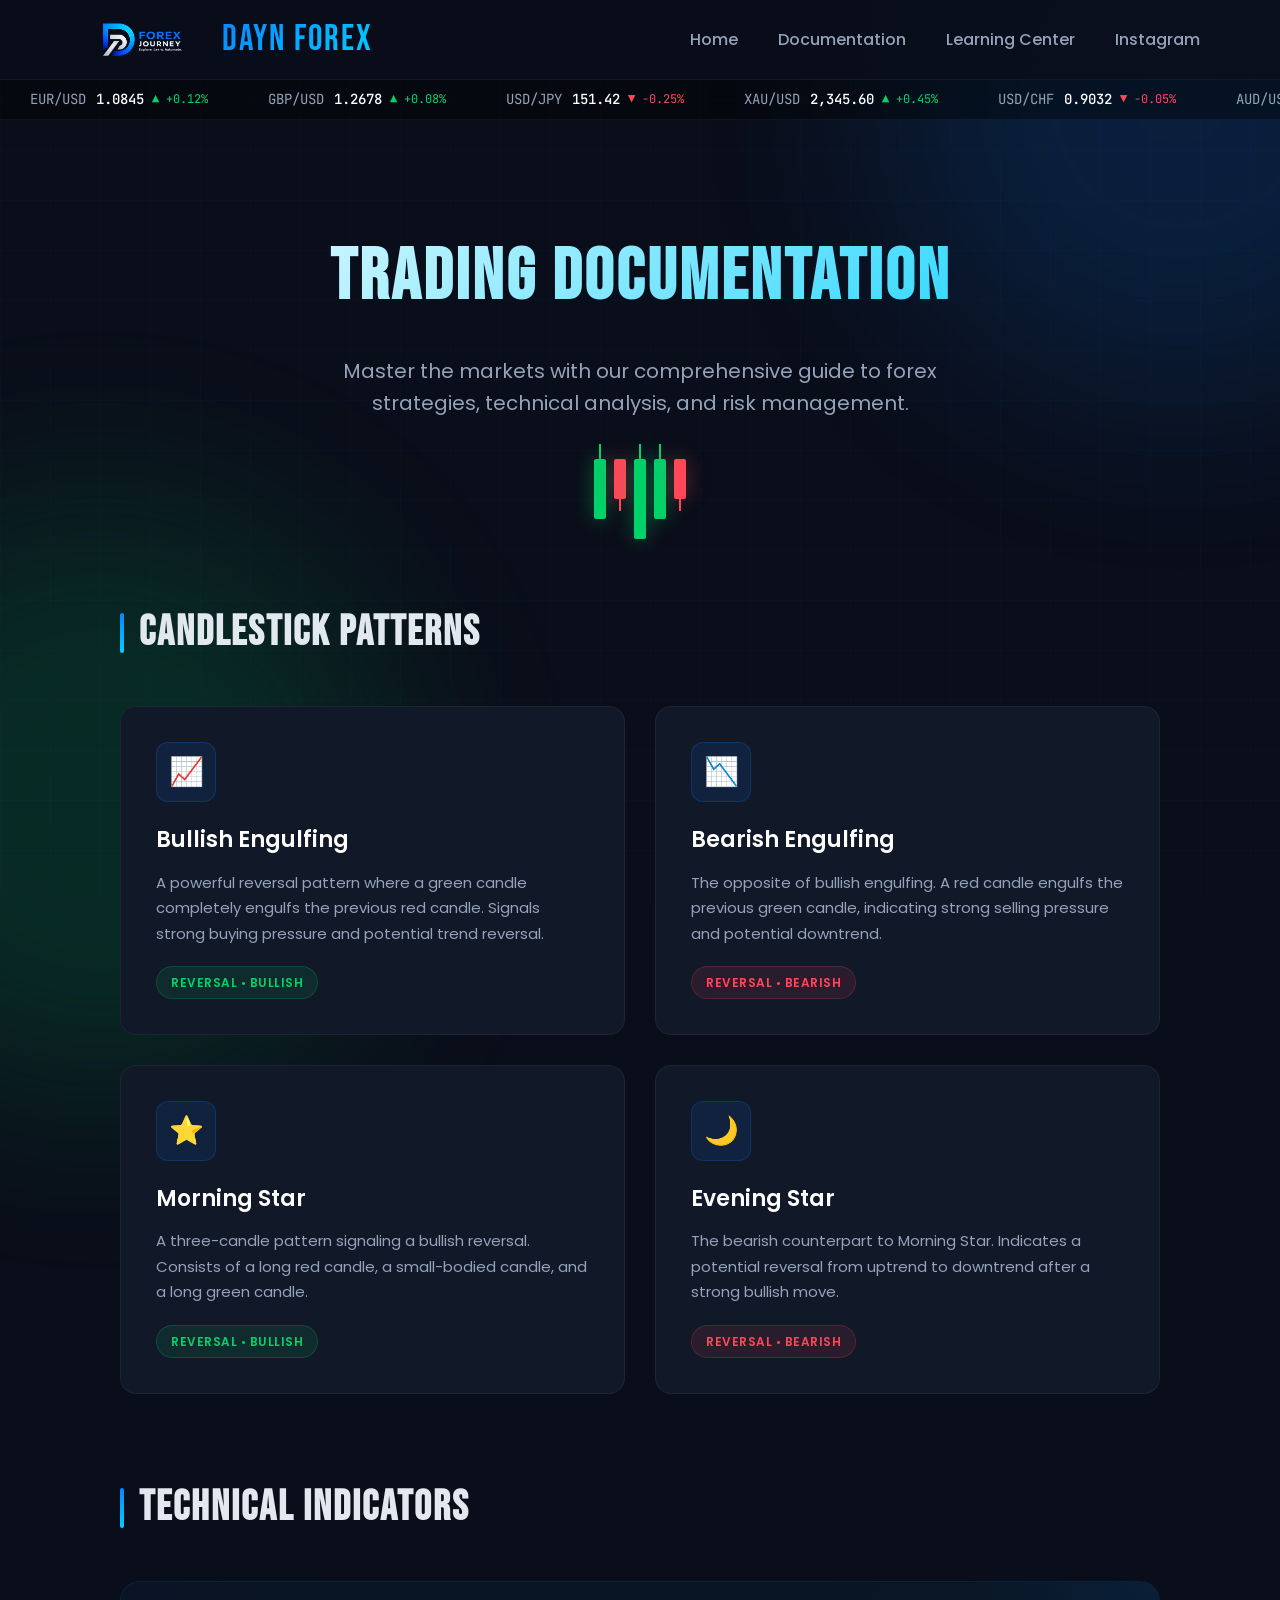
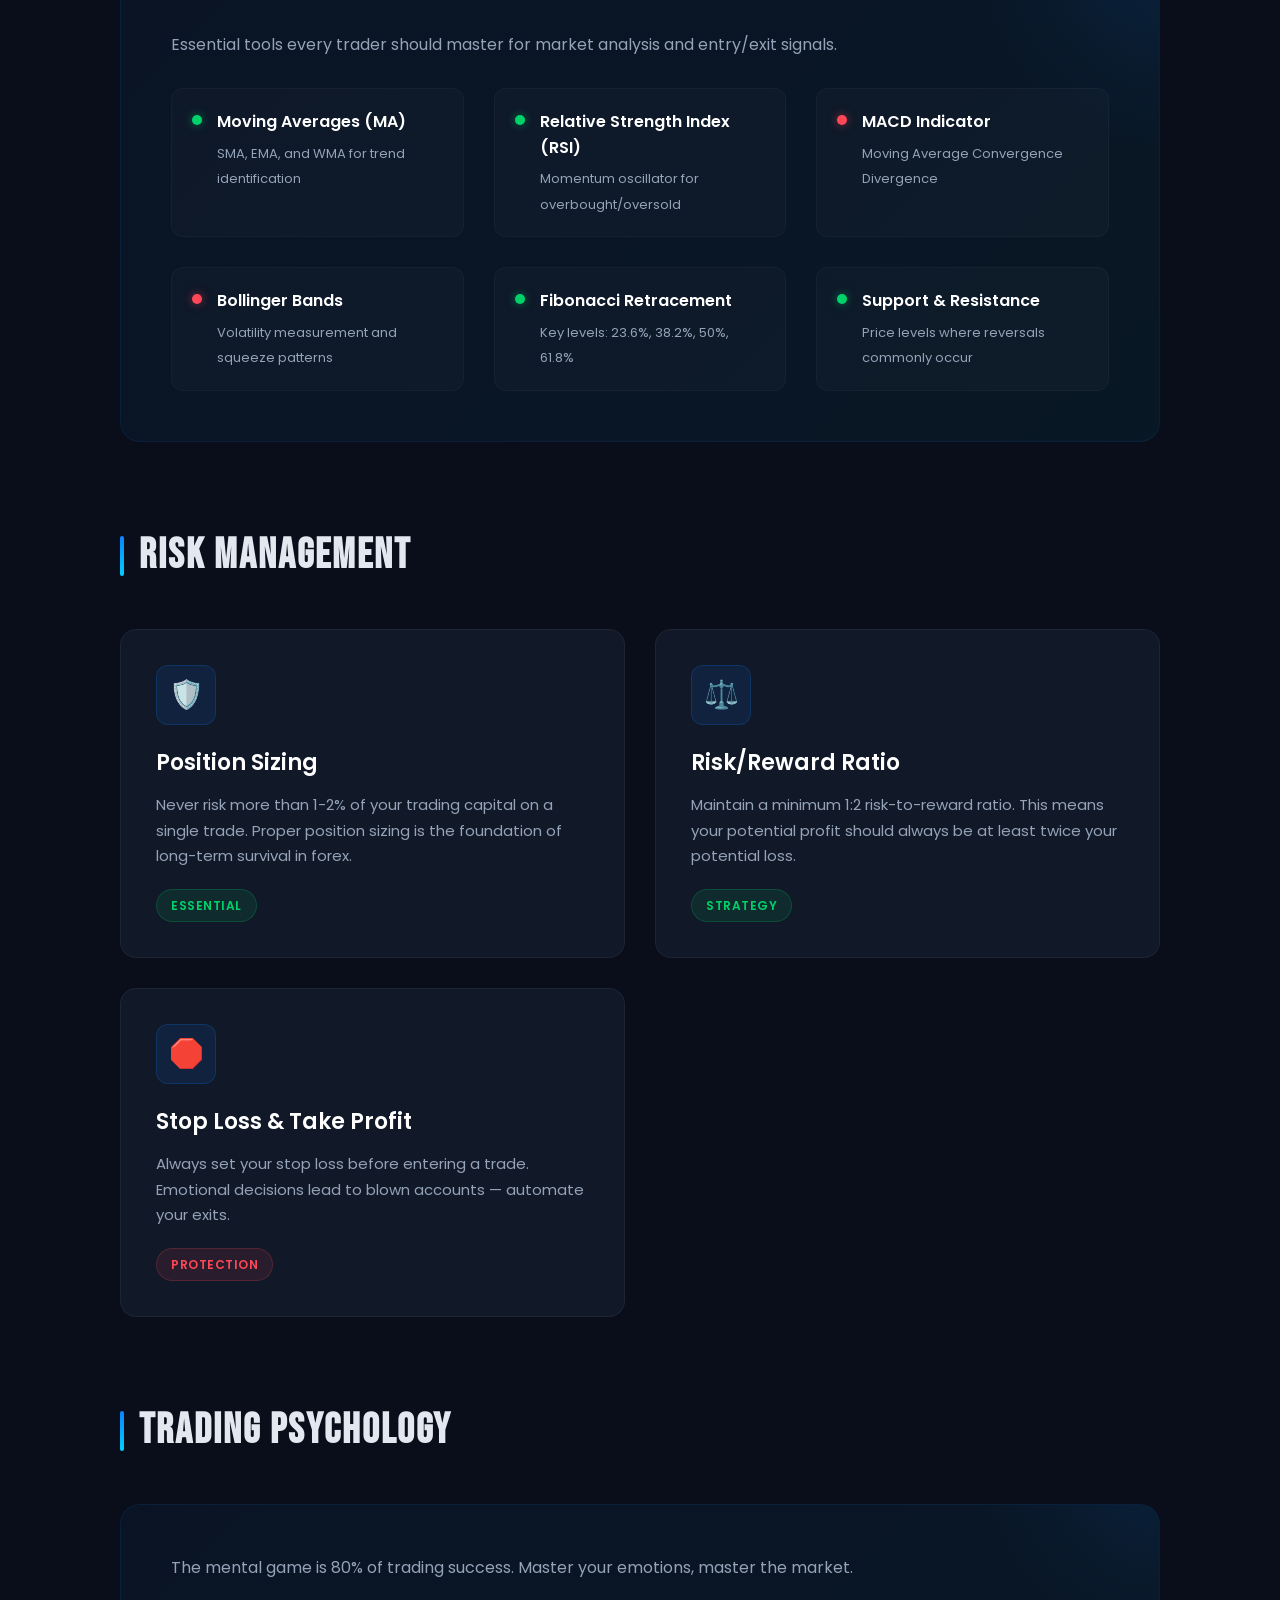
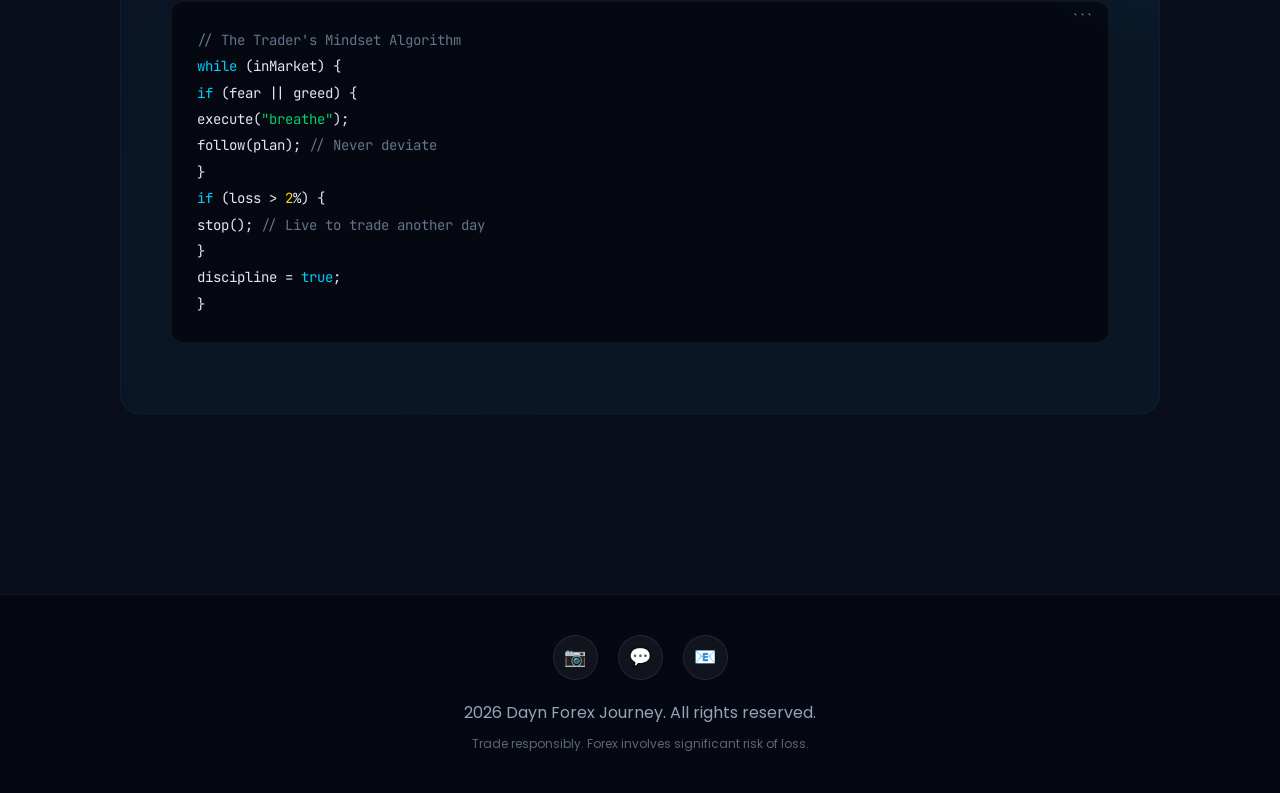
<file: documentation.html>
<!DOCTYPE html>
<html lang="en">
<head>
    <meta charset="UTF-8">
    <meta name="viewport" content="width=device-width, initial-scale=1.0">
    <title>Documentation | Dayn Forex Journey</title>
    <link rel="preconnect" href="https://fonts.googleapis.com">
    <link href="https://fonts.googleapis.com/css2?family=Poppins:wght@300;400;500;600;700&family=Bebas+Neue&family=JetBrains+Mono:wght@400;500&display=swap" rel="stylesheet">
    <style>
        /* ==========================
           ROOT VARIABLES & RESET
        ========================== */
        :root {
            --bg-primary: #0a0e1a;
            --bg-secondary: #0f1629;
            --bg-card: #111827;
            --accent-bull: #00d26a;
            --accent-bear: #ff4757;
            --accent-gold: #ffd700;
            --accent-blue: #0A84FF;
            --accent-cyan: #00CFFF;
            --text-primary: #e2e8f0;
            --text-secondary: #94a3b8;
            --border-glow: rgba(10, 132, 255, 0.3);
        }

        * {
            margin: 0;
            padding: 0;
            box-sizing: border-box;
        }

        html {
            scroll-behavior: smooth;
        }

        body {
            font-family: 'Poppins', sans-serif;
            background: var(--bg-primary);
            color: var(--text-primary);
            overflow-x: hidden;
            line-height: 1.6;
        }

        /* ==========================
           ANIMATED BACKGROUND GRID
        ========================== */
        .bg-grid {
            position: fixed;
            top: 0;
            left: 0;
            width: 100%;
            height: 100%;
            background-image: 
                linear-gradient(rgba(10, 132, 255, 0.03) 1px, transparent 1px),
                linear-gradient(90deg, rgba(10, 132, 255, 0.03) 1px, transparent 1px);
            background-size: 50px 50px;
            pointer-events: none;
            z-index: 0;
        }

        .bg-glow {
            position: fixed;
            width: 600px;
            height: 600px;
            border-radius: 50%;
            filter: blur(100px);
            opacity: 0.15;
            pointer-events: none;
            z-index: 0;
        }

        .glow-1 {
            background: var(--accent-blue);
            top: -200px;
            right: -200px;
            animation: floatGlow 8s ease-in-out infinite;
        }

        .glow-2 {
            background: var(--accent-bull);
            bottom: -200px;
            left: -200px;
            animation: floatGlow 10s ease-in-out infinite reverse;
        }

        @keyframes floatGlow {
            0%, 100% { transform: translate(0, 0) scale(1); }
            50% { transform: translate(-30px, 30px) scale(1.1); }
        }

        /* ==========================
           NAVBAR
        ========================== */
        nav {
            width: 100%;
            height: 80px;
            background: rgba(10, 14, 26, 0.9);
            backdrop-filter: blur(20px);
            display: flex;
            justify-content: space-between;
            align-items: center;
            padding: 0 80px;
            position: fixed;
            top: 0;
            z-index: 999;
            border-bottom: 1px solid rgba(255, 255, 255, 0.05);
        }

        .logo {
            font-family: 'Bebas Neue', sans-serif;
            font-size: 36px;
            letter-spacing: 2px;
            color: #ffffff;
            display: flex;
            align-items: center;
            gap: 12px;
        }

        .logo img {
            height: 35px;
            width: auto;
        }

        .logo span {
            background: linear-gradient(135deg, var(--accent-blue), var(--accent-cyan));
            -webkit-background-clip: text;
            -webkit-text-fill-color: transparent;
            background-clip: text;
        }

        nav ul {
            display: flex;
            list-style: none;
            gap: 40px;
        }

        nav ul li a {
            color: var(--text-secondary);
            text-decoration: none;
            font-size: 16px;
            font-weight: 500;
            transition: all 0.3s ease;
            position: relative;
        }

        nav ul li a::after {
            content: '';
            position: absolute;
            bottom: -5px;
            left: 0;
            width: 0;
            height: 2px;
            background: linear-gradient(90deg, var(--accent-blue), var(--accent-cyan));
            transition: width 0.3s ease;
        }

        nav ul li a:hover {
            color: #fff;
        }

        nav ul li a:hover::after {
            width: 100%;
        }

        /* ==========================
           TICKER TAPE (ANIMATED)
        ========================== */
        .ticker-wrap {
            position: fixed;
            top: 80px;
            width: 100%;
            height: 40px;
            background: rgba(0, 0, 0, 0.4);
            border-bottom: 1px solid rgba(255, 255, 255, 0.05);
            overflow: hidden;
            z-index: 998;
            display: flex;
            align-items: center;
        }

        .ticker {
            display: flex;
            animation: tickerScroll 30s linear infinite;
            white-space: nowrap;
        }

        .ticker-item {
            display: inline-flex;
            align-items: center;
            padding: 0 30px;
            font-family: 'JetBrains Mono', monospace;
            font-size: 14px;
        }

        .ticker-pair {
            color: var(--text-secondary);
            margin-right: 10px;
        }

        .ticker-price {
            color: #fff;
            font-weight: 500;
        }

        .ticker-up {
            color: var(--accent-bull);
        }

        .ticker-down {
            color: var(--accent-bear);
        }

        .ticker-change {
            margin-left: 8px;
            font-size: 12px;
        }

        @keyframes tickerScroll {
            0% { transform: translateX(0); }
            100% { transform: translateX(-50%); }
        }

        /* ==========================
           HERO SECTION
        ========================== */
        .doc-hero {
            margin-top: 120px;
            padding: 100px 80px 60px;
            text-align: center;
            position: relative;
            z-index: 1;
        }

        .doc-hero h1 {
            font-family: 'Bebas Neue', sans-serif;
            font-size: 72px;
            letter-spacing: 3px;
            margin-bottom: 20px;
            background: linear-gradient(135deg, #fff, var(--accent-cyan));
            -webkit-background-clip: text;
            -webkit-text-fill-color: transparent;
            background-clip: text;
            animation: fadeInUp 1s ease-out;
        }

        .doc-hero p {
            font-size: 20px;
            color: var(--text-secondary);
            max-width: 600px;
            margin: 0 auto;
            animation: fadeInUp 1s ease-out 0.2s both;
        }

        .candlestick-decoration {
            display: flex;
            justify-content: center;
            gap: 8px;
            margin-top: 40px;
            animation: fadeInUp 1s ease-out 0.4s both;
        }

        .candle {
            width: 12px;
            border-radius: 2px;
            position: relative;
            animation: candlePulse 2s ease-in-out infinite;
        }

        .candle::before {
            content: '';
            position: absolute;
            left: 50%;
            transform: translateX(-50%);
            width: 2px;
            background: inherit;
        }

        .candle-bull {
            height: 60px;
            background: var(--accent-bull);
            box-shadow: 0 0 20px rgba(0, 210, 106, 0.4);
            animation-delay: 0s;
        }

        .candle-bull::before {
            height: 20px;
            top: -15px;
            background: var(--accent-bull);
        }

        .candle-bear {
            height: 40px;
            background: var(--accent-bear);
            box-shadow: 0 0 20px rgba(255, 71, 87, 0.4);
            animation-delay: 0.3s;
        }

        .candle-bear::before {
            height: 15px;
            bottom: -12px;
            background: var(--accent-bear);
        }

        .candle-bull:nth-child(3) {
            height: 80px;
            animation-delay: 0.6s;
        }

        @keyframes candlePulse {
            0%, 100% { transform: scaleY(1); opacity: 1; }
            50% { transform: scaleY(1.1); opacity: 0.8; }
        }

        /* ==========================
           CONTENT CONTAINER
        ========================== */
        .content-wrapper {
            max-width: 1200px;
            margin: 0 auto;
            padding: 0 80px 100px;
            position: relative;
            z-index: 1;
        }

        /* ==========================
           SECTION CARDS
        ========================== */
        .section-title {
            font-family: 'Bebas Neue', sans-serif;
            font-size: 42px;
            letter-spacing: 2px;
            margin-bottom: 40px;
            display: flex;
            align-items: center;
            gap: 15px;
        }

        .section-title::before {
            content: '';
            width: 4px;
            height: 40px;
            background: linear-gradient(180deg, var(--accent-blue), var(--accent-cyan));
            border-radius: 2px;
        }

        .cards-grid {
            display: grid;
            grid-template-columns: repeat(auto-fit, minmax(350px, 1fr));
            gap: 30px;
            margin-bottom: 80px;
        }

        .card {
            background: var(--bg-card);
            border: 1px solid rgba(255, 255, 255, 0.05);
            border-radius: 16px;
            padding: 35px;
            position: relative;
            overflow: hidden;
            transition: all 0.4s ease;
            animation: fadeInUp 0.8s ease-out both;
        }

        .card::before {
            content: '';
            position: absolute;
            top: 0;
            left: 0;
            right: 0;
            height: 3px;
            background: linear-gradient(90deg, var(--accent-blue), var(--accent-cyan), var(--accent-bull));
            opacity: 0;
            transition: opacity 0.4s ease;
        }

        .card:hover {
            transform: translateY(-8px);
            border-color: var(--border-glow);
            box-shadow: 0 20px 40px rgba(10, 132, 255, 0.1), 0 0 60px rgba(10, 132, 255, 0.05);
        }

        .card:hover::before {
            opacity: 1;
        }

        .card-icon {
            width: 60px;
            height: 60px;
            border-radius: 12px;
            display: flex;
            align-items: center;
            justify-content: center;
            font-size: 28px;
            margin-bottom: 20px;
            background: rgba(10, 132, 255, 0.1);
            border: 1px solid rgba(10, 132, 255, 0.2);
        }

        .card h3 {
            font-size: 22px;
            font-weight: 600;
            margin-bottom: 12px;
            color: #fff;
        }

        .card p {
            color: var(--text-secondary);
            font-size: 15px;
            line-height: 1.7;
        }

        .card-tag {
            display: inline-block;
            margin-top: 20px;
            padding: 6px 14px;
            background: rgba(0, 210, 106, 0.1);
            color: var(--accent-bull);
            border-radius: 20px;
            font-size: 12px;
            font-weight: 600;
            letter-spacing: 0.5px;
            border: 1px solid rgba(0, 210, 106, 0.2);
        }

        .card-tag.bear {
            background: rgba(255, 71, 87, 0.1);
            color: var(--accent-bear);
            border-color: rgba(255, 71, 87, 0.2);
        }

        /* ==========================
           FEATURE LIST
        ========================== */
        .feature-section {
            background: linear-gradient(135deg, rgba(10, 132, 255, 0.05), rgba(0, 207, 255, 0.05));
            border: 1px solid rgba(10, 132, 255, 0.1);
            border-radius: 20px;
            padding: 50px;
            margin-bottom: 80px;
            position: relative;
            overflow: hidden;
        }

        .feature-section::after {
            content: '';
            position: absolute;
            top: -50%;
            right: -20%;
            width: 400px;
            height: 400px;
            background: radial-gradient(circle, rgba(10, 132, 255, 0.1), transparent 70%);
            pointer-events: none;
        }

        .feature-grid {
            display: grid;
            grid-template-columns: repeat(auto-fit, minmax(250px, 1fr));
            gap: 30px;
            margin-top: 30px;
        }

        .feature-item {
            display: flex;
            align-items: flex-start;
            gap: 15px;
            padding: 20px;
            background: rgba(255, 255, 255, 0.02);
            border-radius: 12px;
            border: 1px solid rgba(255, 255, 255, 0.03);
            transition: all 0.3s ease;
        }

        .feature-item:hover {
            background: rgba(255, 255, 255, 0.05);
            border-color: rgba(10, 132, 255, 0.2);
            transform: translateX(5px);
        }

        .feature-bullet {
            width: 10px;
            height: 10px;
            border-radius: 50%;
            background: var(--accent-bull);
            box-shadow: 0 0 10px rgba(0, 210, 106, 0.5);
            flex-shrink: 0;
            margin-top: 6px;
        }

        .feature-item.bear .feature-bullet {
            background: var(--accent-bear);
            box-shadow: 0 0 10px rgba(255, 71, 87, 0.5);
        }

        .feature-item h4 {
            font-size: 16px;
            font-weight: 600;
            margin-bottom: 5px;
            color: #fff;
        }

        .feature-item span {
            font-size: 13px;
            color: var(--text-secondary);
        }

        /* ==========================
           CODE BLOCK STYLING
        ========================== */
        .code-block {
            background: #050810;
            border: 1px solid rgba(255, 255, 255, 0.05);
            border-radius: 12px;
            padding: 25px;
            margin: 20px 0;
            font-family: 'JetBrains Mono', monospace;
            font-size: 14px;
            overflow-x: auto;
            position: relative;
        }

        .code-block::before {
            content: '```';
            position: absolute;
            top: 10px;
            right: 15px;
            color: var(--text-secondary);
            font-size: 12px;
        }

        .code-line {
            display: block;
            padding: 2px 0;
        }

        .code-comment { color: #64748b; }
        .code-keyword { color: var(--accent-cyan); }
        .code-string { color: var(--accent-bull); }
        .code-number { color: var(--accent-gold); }

        /* ==========================
           ANIMATIONS
        ========================== */
        @keyframes fadeInUp {
            from {
                opacity: 0;
                transform: translateY(30px);
            }
            to {
                opacity: 1;
                transform: translateY(0);
            }
        }

        .scroll-reveal {
            opacity: 0;
            transform: translateY(30px);
            transition: all 0.8s ease-out;
        }

        .scroll-reveal.revealed {
            opacity: 1;
            transform: translateY(0);
        }

        /* ==========================
           FOOTER
        ========================== */
        footer {
            background: #050810;
            text-align: center;
            padding: 40px;
            color: var(--text-secondary);
            border-top: 1px solid rgba(255, 255, 255, 0.05);
            position: relative;
            z-index: 1;
        }

        footer .social-links {
            margin-bottom: 20px;
            display: flex;
            justify-content: center;
            gap: 20px;
        }

        footer .social-links a {
            width: 45px;
            height: 45px;
            border-radius: 50%;
            background: rgba(255, 255, 255, 0.05);
            display: flex;
            align-items: center;
            justify-content: center;
            color: var(--text-secondary);
            text-decoration: none;
            font-size: 18px;
            transition: all 0.3s ease;
            border: 1px solid rgba(255, 255, 255, 0.08);
        }

        footer .social-links a:hover {
            background: var(--accent-blue);
            color: #fff;
            transform: translateY(-3px);
            box-shadow: 0 10px 20px rgba(10, 132, 255, 0.3);
        }

        /* ==========================
           HAMBURGER & MOBILE
        ========================== */
        .hamburger {
            display: none;
            cursor: pointer;
            flex-direction: column;
            gap: 6px;
        }

        .hamburger .bar {
            width: 25px;
            height: 3px;
            background-color: white;
            transition: all 0.3s ease-in-out;
            border-radius: 5px;
        }

        @media (max-width: 768px) {
            nav {
                padding: 0 30px;
            }

            .hamburger {
                display: flex;
            }

            nav ul {
                position: absolute;
                top: 80px;
                left: -100%;
                width: 100%;
                height: calc(100vh - 80px);
                background: rgba(10, 14, 26, 0.98);
                backdrop-filter: blur(20px);
                flex-direction: column;
                justify-content: flex-start;
                align-items: center;
                padding-top: 60px;
                transition: left 0.3s ease;
                border-top: 1px solid rgba(255, 255, 255, 0.05);
                gap: 0;
            }

            nav ul li {
                margin: 20px 0;
            }

            nav ul.active {
                left: 0;
            }

            .hamburger.active .bar:nth-child(1) {
                transform: translateY(9px) rotate(45deg);
            }
            
            .hamburger.active .bar:nth-child(2) {
                opacity: 0;
            }
            
            .hamburger.active .bar:nth-child(3) {
                transform: translateY(-9px) rotate(-45deg);
            }

            .doc-hero {
                padding: 100px 30px 40px;
            }

            .doc-hero h1 {
                font-size: 42px;
            }

            .content-wrapper {
                padding: 0 30px 60px;
            }

            .cards-grid {
                grid-template-columns: 1fr;
            }

            .feature-section {
                padding: 30px;
            }

            .ticker-wrap {
                display: none;
            }
        }
    </style>
</head>
<body>
    <!-- Background Effects -->
    <div class="bg-grid"></div>
    <div class="bg-glow glow-1"></div>
    <div class="bg-glow glow-2"></div>

    <!-- Navbar -->
    <nav>
        <div class="logo">
            <img src="logo.png" alt="Dayn Forex Logo">
            <span>DAYN FOREX</span>
        </div>

        <ul class="nav-links">
            <li><a href="index.html">Home</a></li>
            <li><a href="documentation.html">Documentation</a></li>
            <li><a href="learning.html">Learning Center</a></li>
            <li><a href="https://www.instagram.com/daynfx_/">Instagram</a></li>
        </ul>

        <div class="hamburger">
            <span class="bar"></span>
            <span class="bar"></span>
            <span class="bar"></span>
        </div>
    </nav>

      <!-- Ticker Tape -->
    <div class="ticker-wrap">
        <div class="ticker">
            <div class="ticker-item">
                <span class="ticker-pair">EUR/USD</span>
                <span class="ticker-price">1.0845</span>
                <span class="ticker-change ticker-up">▲ +0.12%</span>
            </div>
            <div class="ticker-item">
                <span class="ticker-pair">GBP/USD</span>
                <span class="ticker-price">1.2678</span>
                <span class="ticker-change ticker-up">▲ +0.08%</span>
            </div>
            <div class="ticker-item">
                <span class="ticker-pair">USD/JPY</span>
                <span class="ticker-price">151.42</span>
                <span class="ticker-change ticker-down">▼ -0.25%</span>
            </div>
            <div class="ticker-item">
                <span class="ticker-pair">XAU/USD</span>
                <span class="ticker-price">2,345.60</span>
                <span class="ticker-change ticker-up">▲ +0.45%</span>
            </div>
            <div class="ticker-item">
                <span class="ticker-pair">USD/CHF</span>
                <span class="ticker-price">0.9032</span>
                <span class="ticker-change ticker-down">▼ -0.05%</span>
            </div>
            <div class="ticker-item">
                <span class="ticker-pair">AUD/USD</span>
                <span class="ticker-price">0.6543</span>
                <span class="ticker-change ticker-up">▲ +0.18%</span>
            </div>
            <!-- Duplicate for seamless loop -->
            <div class="ticker-item">
                <span class="ticker-pair">EUR/USD</span>
                <span class="ticker-price">1.0845</span>
                <span class="ticker-change ticker-up">▲ +0.12%</span>
            </div>
            <div class="ticker-item">
                <span class="ticker-pair">GBP/USD</span>
                <span class="ticker-price">1.2678</span>
                <span class="ticker-change ticker-up">▲ +0.08%</span>
            </div>
            <div class="ticker-item">
                <span class="ticker-pair">USD/JPY</span>
                <span class="ticker-price">151.42</span>
                <span class="ticker-change ticker-down">▼ -0.25%</span>
            </div>
            <div class="ticker-item">
                <span class="ticker-pair">XAU/USD</span>
                <span class="ticker-price">2,345.60</span>
                <span class="ticker-change ticker-up">▲ +0.45%</span>
            </div>
            <div class="ticker-item">
                <span class="ticker-pair">USD/CHF</span>
                <span class="ticker-price">0.9032</span>
                <span class="ticker-change ticker-down">▼ -0.05%</span>
            </div>
            <div class="ticker-item">
                <span class="ticker-pair">AUD/USD</span>
                <span class="ticker-price">0.6543</span>
                <span class="ticker-change ticker-up">▲ +0.18%</span>
            </div>
        </div>
    </div>
            </div>
        </div>
    </div>

    <!-- Hero -->
    <section class="doc-hero">
        <h1>TRADING DOCUMENTATION</h1>
        <p>Master the markets with our comprehensive guide to forex strategies, technical analysis, and risk management.</p>
        
        <div class="candlestick-decoration">
            <div class="candle candle-bull"></div>
            <div class="candle candle-bear"></div>
            <div class="candle candle-bull"></div>
            <div class="candle candle-bull"></div>
            <div class="candle candle-bear"></div>
        </div>
    </section>

    <!-- Content -->
    <div class="content-wrapper">
        
        <!-- Section 1: Candlestick Patterns -->
        <h2 class="section-title scroll-reveal">CANDLESTICK PATTERNS</h2>
        <div class="cards-grid">
            <div class="card scroll-reveal" style="animation-delay: 0.1s">
                <div class="card-icon">📈</div>
                <h3>Bullish Engulfing</h3>
                <p>A powerful reversal pattern where a green candle completely engulfs the previous red candle. Signals strong buying pressure and potential trend reversal.</p>
                <span class="card-tag">REVERSAL • BULLISH</span>
            </div>
            <div class="card scroll-reveal" style="animation-delay: 0.2s">
                <div class="card-icon">📉</div>
                <h3>Bearish Engulfing</h3>
                <p>The opposite of bullish engulfing. A red candle engulfs the previous green candle, indicating strong selling pressure and potential downtrend.</p>
                <span class="card-tag bear">REVERSAL • BEARISH</span>
            </div>
            <div class="card scroll-reveal" style="animation-delay: 0.3s">
                <div class="card-icon">⭐</div>
                <h3>Morning Star</h3>
                <p>A three-candle pattern signaling a bullish reversal. Consists of a long red candle, a small-bodied candle, and a long green candle.</p>
                <span class="card-tag">REVERSAL • BULLISH</span>
            </div>
            <div class="card scroll-reveal" style="animation-delay: 0.4s">
                <div class="card-icon">🌙</div>
                <h3>Evening Star</h3>
                <p>The bearish counterpart to Morning Star. Indicates a potential reversal from uptrend to downtrend after a strong bullish move.</p>
                <span class="card-tag bear">REVERSAL • BEARISH</span>
            </div>
        </div>

        <!-- Section 2: Technical Indicators -->
        <h2 class="section-title scroll-reveal">TECHNICAL INDICATORS</h2>
        <div class="feature-section scroll-reveal">
            <p style="color: var(--text-secondary); margin-bottom: 10px;">Essential tools every trader should master for market analysis and entry/exit signals.</p>
            <div class="feature-grid">
                <div class="feature-item">
                    <div class="feature-bullet"></div>
                    <div>
                        <h4>Moving Averages (MA)</h4>
                        <span>SMA, EMA, and WMA for trend identification</span>
                    </div>
                </div>
                <div class="feature-item">
                    <div class="feature-bullet"></div>
                    <div>
                        <h4>Relative Strength Index (RSI)</h4>
                        <span>Momentum oscillator for overbought/oversold</span>
                    </div>
                </div>
                <div class="feature-item bear">
                    <div class="feature-bullet"></div>
                    <div>
                        <h4>MACD Indicator</h4>
                        <span>Moving Average Convergence Divergence</span>
                    </div>
                </div>
                <div class="feature-item bear">
                    <div class="feature-bullet"></div>
                    <div>
                        <h4>Bollinger Bands</h4>
                        <span>Volatility measurement and squeeze patterns</span>
                    </div>
                </div>
                <div class="feature-item">
                    <div class="feature-bullet"></div>
                    <div>
                        <h4>Fibonacci Retracement</h4>
                        <span>Key levels: 23.6%, 38.2%, 50%, 61.8%</span>
                    </div>
                </div>
                <div class="feature-item">
                    <div class="feature-bullet"></div>
                    <div>
                        <h4>Support & Resistance</h4>
                        <span>Price levels where reversals commonly occur</span>
                    </div>
                </div>
            </div>
        </div>

        <!-- Section 3: Risk Management -->
        <h2 class="section-title scroll-reveal">RISK MANAGEMENT</h2>
        <div class="cards-grid">
            <div class="card scroll-reveal" style="animation-delay: 0.1s">
                <div class="card-icon">🛡️</div>
                <h3>Position Sizing</h3>
                <p>Never risk more than 1-2% of your trading capital on a single trade. Proper position sizing is the foundation of long-term survival in forex.</p>
                <span class="card-tag">ESSENTIAL</span>
            </div>
            <div class="card scroll-reveal" style="animation-delay: 0.2s">
                <div class="card-icon">⚖️</div>
                <h3>Risk/Reward Ratio</h3>
                <p>Maintain a minimum 1:2 risk-to-reward ratio. This means your potential profit should always be at least twice your potential loss.</p>
                <span class="card-tag">STRATEGY</span>
            </div>
            <div class="card scroll-reveal" style="animation-delay: 0.3s">
                <div class="card-icon">🛑</div>
                <h3>Stop Loss & Take Profit</h3>
                <p>Always set your stop loss before entering a trade. Emotional decisions lead to blown accounts — automate your exits.</p>
                <span class="card-tag bear">PROTECTION</span>
            </div>
        </div>

        <!-- Section 4: Trading Psychology -->
        <h2 class="section-title scroll-reveal">TRADING PSYCHOLOGY</h2>
        <div class="feature-section scroll-reveal">
            <p style="color: var(--text-secondary); margin-bottom: 20px;">The mental game is 80% of trading success. Master your emotions, master the market.</p>
            <div class="code-block">
                <span class="code-line"><span class="code-comment">// The Trader's Mindset Algorithm</span></span>
                <span class="code-line"><span class="code-keyword">while</span> (inMarket) {</span>
                <span class="code-line">    <span class="code-keyword">if</span> (fear || greed) {</span>
                <span class="code-line">        execute(<span class="code-string">"breathe"</span>);</span>
                <span class="code-line">        follow(plan); <span class="code-comment">// Never deviate</span></span>
                <span class="code-line">    }</span>
                <span class="code-line">    <span class="code-keyword">if</span> (loss &gt; <span class="code-number">2</span>%) {</span>
                <span class="code-line">        stop(); <span class="code-comment">// Live to trade another day</span></span>
                <span class="code-line">    }</span>
                <span class="code-line">    discipline = <span class="code-keyword">true</span>;</span>
                <span class="code-line">}</span>
            </div>
        </div>

    </div>

    <!-- Footer -->
    <footer>
        <div class="social-links">
            <a href="https://www.instagram.com/daynfx_/">📷</a>
            <a href="#">💬</a>
            <a href="#">📧</a>
        </div>
        <p> 2026 Dayn Forex Journey. All rights reserved.</p>
        <p style="margin-top: 8px; font-size: 12px; opacity: 0.6;">Trade responsibly. Forex involves significant risk of loss.</p>
    </footer>

    <!-- Scripts -->
    <script>
        // Hamburger Menu Toggle
        const hamburger = document.querySelector('.hamburger');
        const navLinks = document.querySelector('.nav-links');

        hamburger.addEventListener('click', () => {
            hamburger.classList.toggle('active');
            navLinks.classList.toggle('active');
        });

        // Scroll Reveal Animation
        const scrollRevealElements = document.querySelectorAll('.scroll-reveal');
        
        const revealObserver = new IntersectionObserver((entries) => {
            entries.forEach(entry => {
                if (entry.isIntersecting) {
                    entry.target.classList.add('revealed');
                }
            });
        }, {
            threshold: 0.1,
            rootMargin: '0px 0px -50px 0px'
        });

        scrollRevealElements.forEach(el => revealObserver.observe(el));
    </script>
</body>
</html>
</file>
